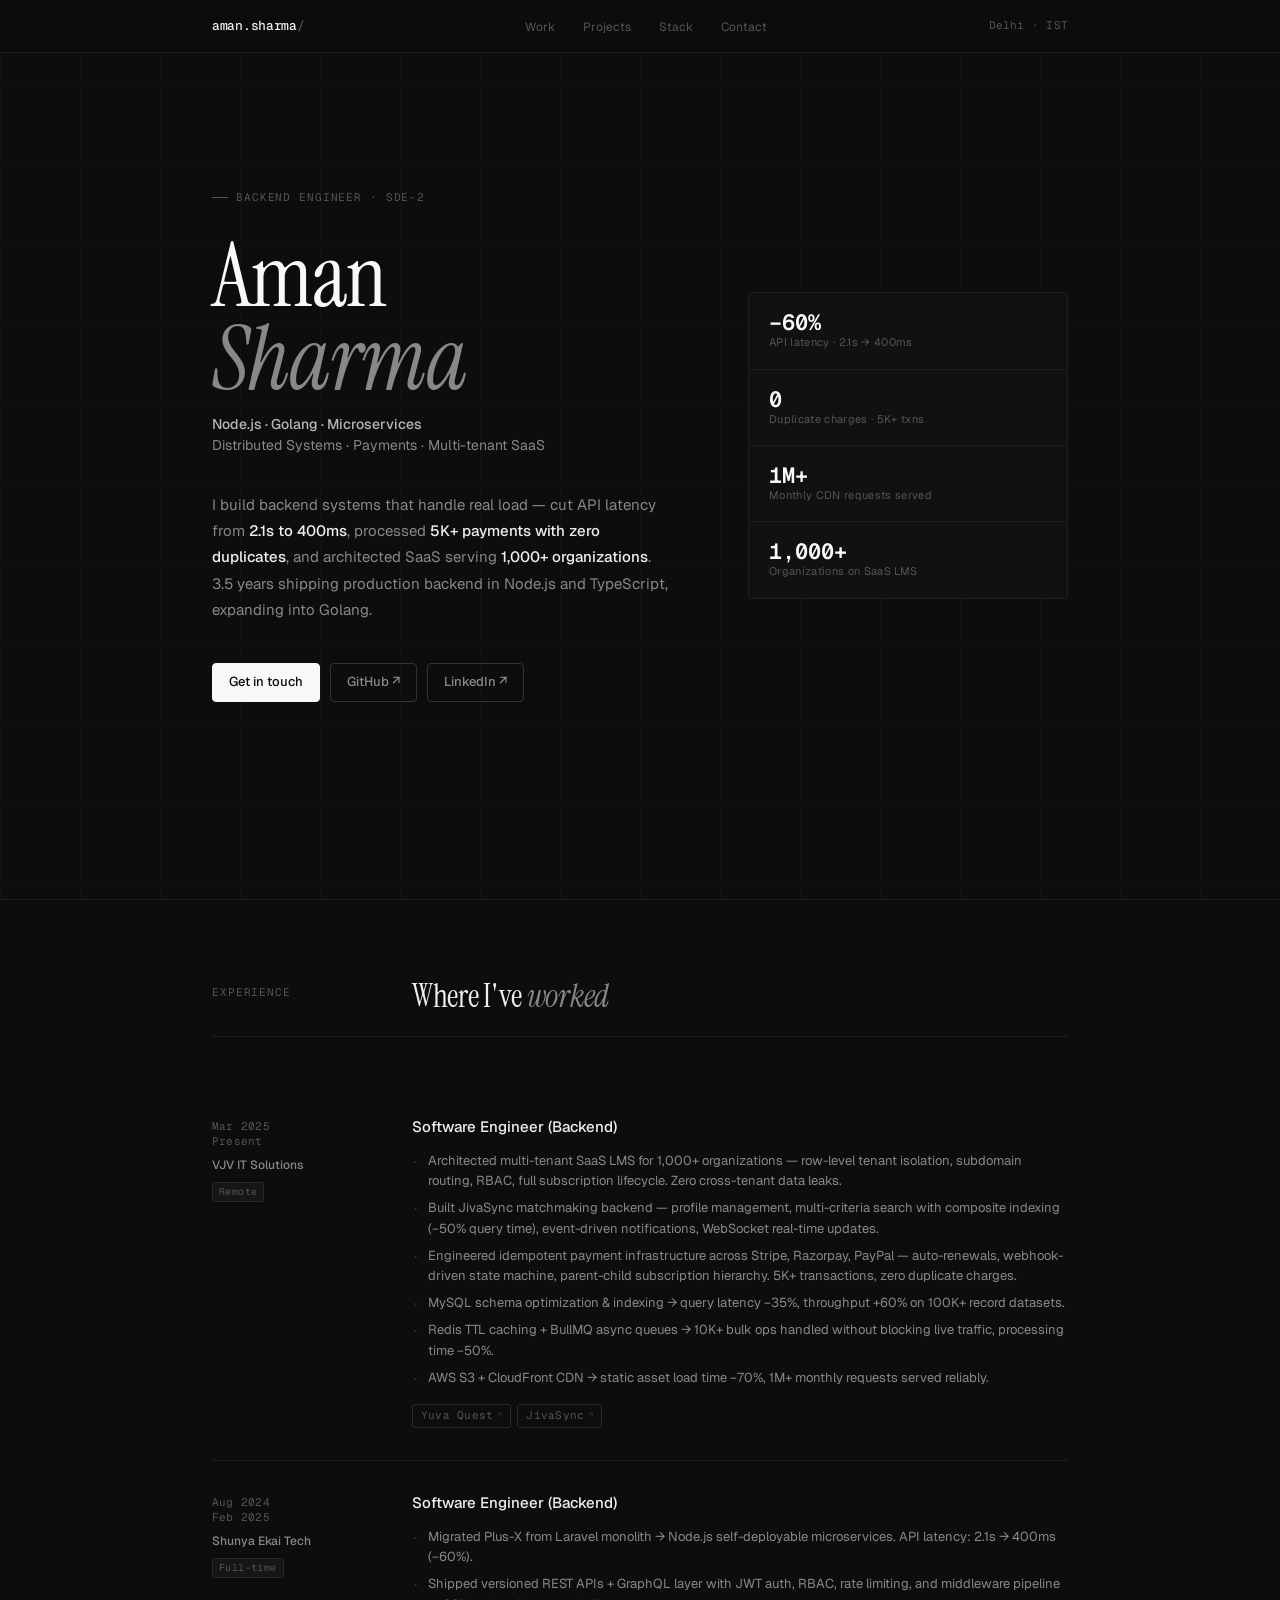
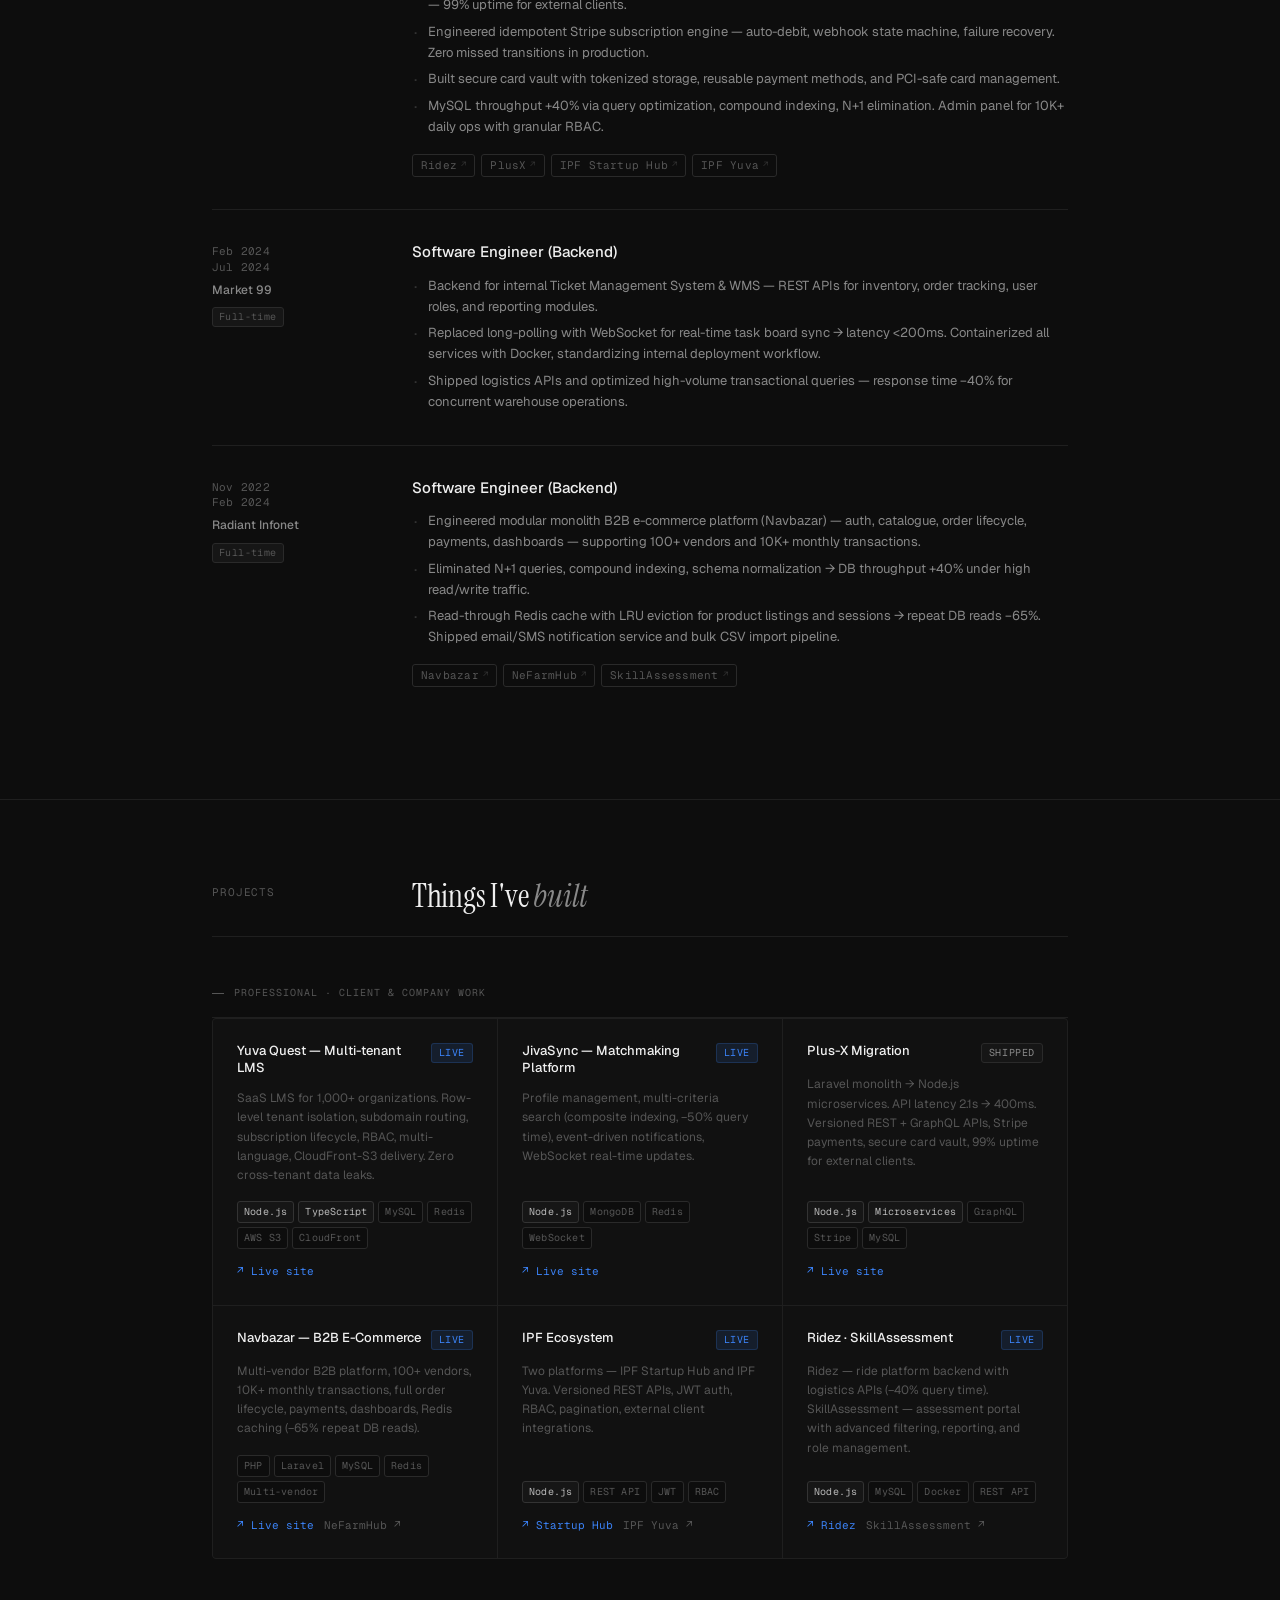
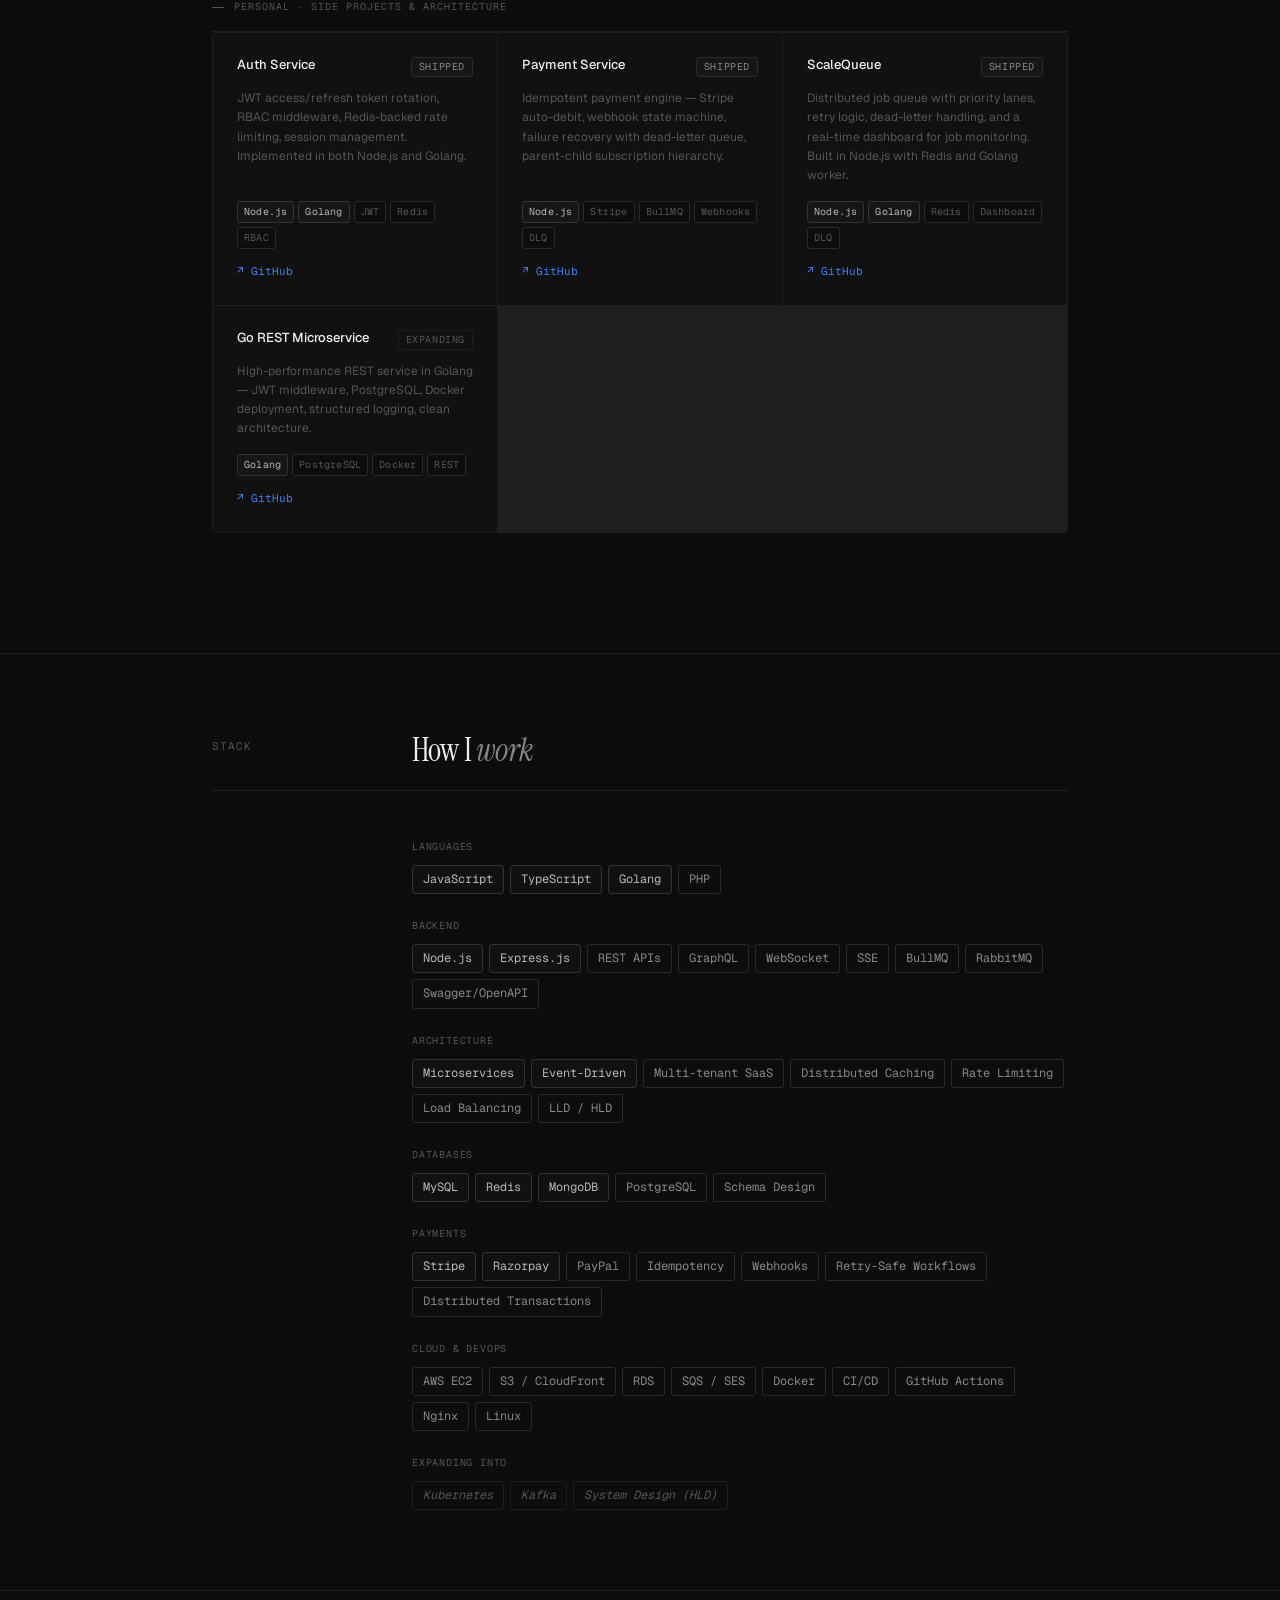
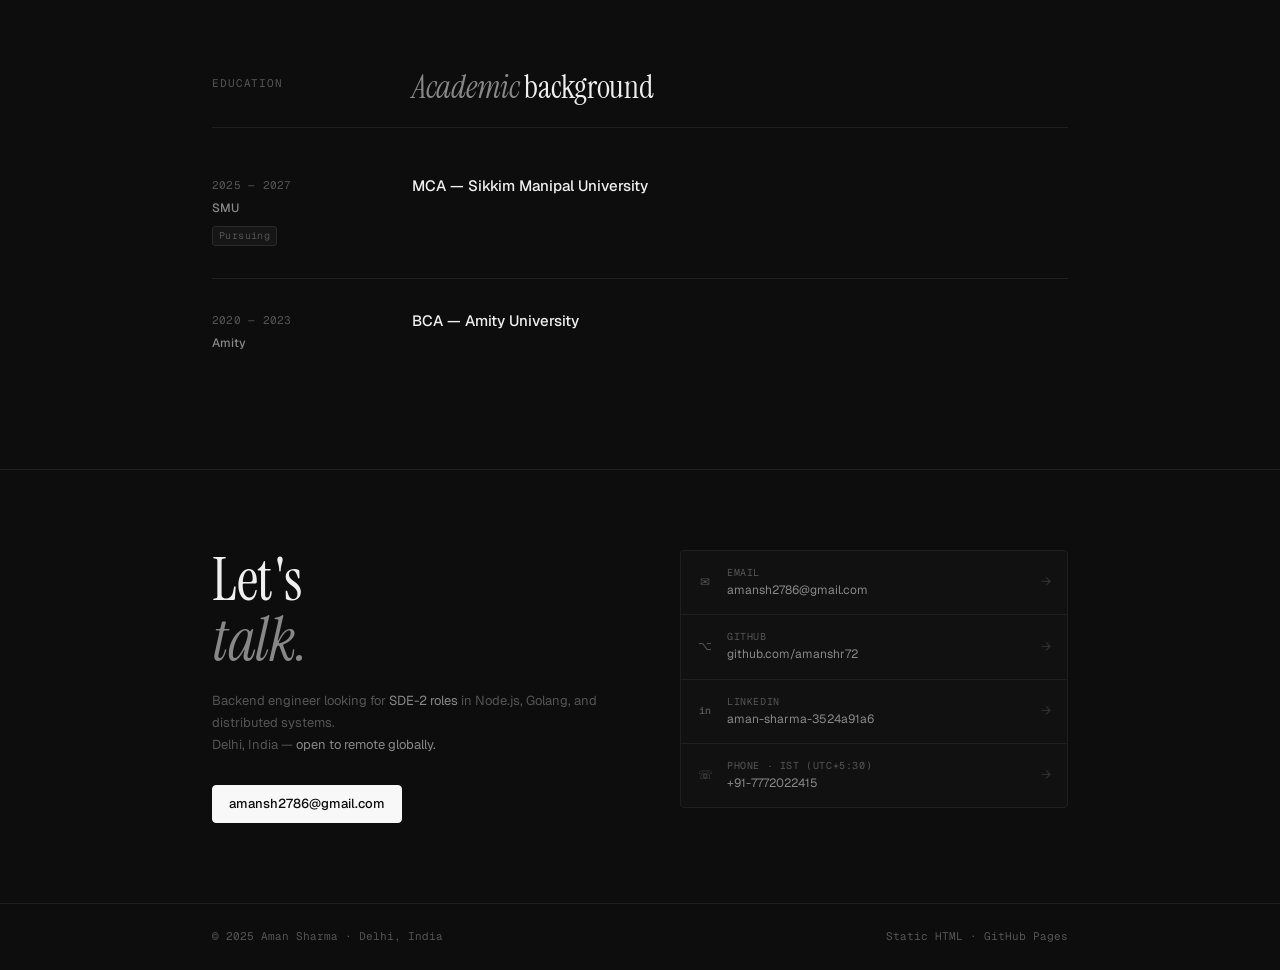
<file: index.html>
<!DOCTYPE html>
<html lang="en">
<head>
<meta charset="UTF-8"/>
<meta name="viewport" content="width=device-width, initial-scale=1.0"/>
<title>Aman Sharma · Backend Engineer</title>
<link rel="preconnect" href="https://fonts.googleapis.com"/>
<link rel="preconnect" href="https://fonts.gstatic.com" crossorigin/>
<link href="https://fonts.googleapis.com/css2?family=Geist+Mono:wght@300;400;500;600&family=Instrument+Serif:ital@0;1&family=Geist:wght@300;400;500;600;700&display=swap" rel="stylesheet"/>
<style>
/* ── Reset & Tokens ─────────────────────────────── */
*,*::before,*::after{box-sizing:border-box;margin:0;padding:0}
html{scroll-behavior:smooth;-webkit-font-smoothing:antialiased}

:root{
  --bg:        #0d0d0d;
  --bg1:       #111111;
  --bg2:       #161616;
  --line:      #1f1f1f;
  --line2:     #2a2a2a;
  --line3:     #333333;
  --muted:     #555555;
  --sub:       #888888;
  --body:      #b8b8b8;
  --head:      #efefef;
  --white:     #f8f8f8;
  --accent:    #e8e8e8;
  --blue:      #3b82f6;
  --blue-dim:  rgba(59,130,246,.12);
  --serif:     'Instrument Serif', Georgia, serif;
  --sans:      'Geist', system-ui, sans-serif;
  --mono:      'Geist Mono', 'Courier New', monospace;
  --r:         4px;
  --max:       920px;
}

body{
  background:var(--bg);
  color:var(--body);
  font-family:var(--sans);
  font-size:14px;
  line-height:1.6;
  overflow-x:hidden;
}

body::before{
  content:'';
  position:fixed;inset:0;
  background-image:
    linear-gradient(var(--line) 1px,transparent 1px),
    linear-gradient(90deg,var(--line) 1px,transparent 1px);
  background-size:80px 80px;
  pointer-events:none;z-index:0;opacity:.3;
}

.wrap{
  max-width:var(--max);
  margin:0 auto;
  padding:0 32px;
  position:relative;z-index:1;
}

/* ── Nav ────────────────────────────────────────── */
nav{
  position:fixed;top:0;left:0;right:0;
  z-index:100;
  background:rgba(13,13,13,.85);
  backdrop-filter:blur(20px) saturate(1.5);
  border-bottom:1px solid var(--line);
}
.nav-inner{
  max-width:var(--max);
  margin:0 auto;padding:0 32px;
  height:52px;
  display:flex;align-items:center;justify-content:space-between;
}
.nav-logo{
  font-family:var(--mono);
  font-size:13px;font-weight:500;
  color:var(--head);text-decoration:none;
  letter-spacing:-.3px;
}
.nav-logo span{color:var(--muted)}
.nav-links{
  display:flex;gap:0;list-style:none;
}
.nav-links a{
  color:var(--muted);text-decoration:none;
  font-size:12px;padding:6px 14px;
  border-radius:var(--r);
  transition:color .15s,background .15s;
}
.nav-links a:hover{color:var(--head);background:var(--bg2)}
.nav-loc{
  font-family:var(--mono);font-size:11px;
  color:var(--muted);letter-spacing:.02em;
}

/* ── Hero ───────────────────────────────────────── */
#hero{
  min-height:100vh;
  display:flex;align-items:center;
  padding-top:52px;
  border-bottom:1px solid var(--line);
}
.hero-inner{
  width:100%;
  padding:100px 0 80px;
  display:grid;
  grid-template-columns:1fr 320px;
  gap:80px;
  align-items:end;
}
.hero-label{
  font-family:var(--mono);
  font-size:11px;color:var(--muted);
  letter-spacing:.08em;text-transform:uppercase;
  margin-bottom:28px;
  display:flex;align-items:center;gap:8px;
}
.hero-label::before{
  content:'';width:16px;height:1px;
  background:var(--muted);
}
.hero-name{
  font-family:var(--serif);
  font-size:clamp(52px,7vw,88px);
  font-weight:400;
  color:var(--white);
  line-height:.95;
  letter-spacing:-1px;
  margin-bottom:12px;
}
.hero-name em{
  font-style:italic;
  color:var(--sub);
}
.hero-role{
  font-family:var(--sans);
  font-size:14px;font-weight:400;
  color:var(--sub);
  margin-bottom:36px;
  line-height:1.5;
}
.hero-role strong{color:var(--body);font-weight:500}

.hero-bio{
  font-size:15px;line-height:1.75;
  color:var(--sub);
  max-width:520px;
  margin-bottom:40px;
}
.hero-bio strong{color:var(--head);font-weight:500}

.hero-actions{display:flex;gap:10px;align-items:center;}
.btn{
  display:inline-flex;align-items:center;gap:6px;
  padding:8px 16px;border-radius:var(--r);
  font-family:var(--sans);font-size:13px;font-weight:500;
  text-decoration:none;transition:all .15s;
  border:1px solid transparent;
}
.btn-primary{
  background:var(--white);color:#0d0d0d;
  border-color:var(--white);
}
.btn-primary:hover{background:#e0e0e0;border-color:#e0e0e0}
.btn-ghost{
  background:transparent;color:var(--sub);
  border-color:var(--line3);
}
.btn-ghost:hover{color:var(--head);border-color:var(--line3);background:var(--bg2)}

.hero-stats{
  display:flex;flex-direction:column;gap:1px;
  background:var(--line);
  border:1px solid var(--line);
  border-radius:var(--r);
  overflow:hidden;
  align-self:center;
}
.hstat{
  background:var(--bg1);
  padding:18px 20px;
  display:flex;flex-direction:column;gap:2px;
  transition:background .15s;
}
.hstat:hover{background:var(--bg2)}
.hstat-num{
  font-family:var(--mono);
  font-size:22px;font-weight:600;
  color:var(--white);line-height:1;
}
.hstat-label{
  font-size:11px;color:var(--muted);
  letter-spacing:.03em;line-height:1.4;
}

/* ── Sections ───────────────────────────────────── */
section{
  padding:80px 0;
  border-bottom:1px solid var(--line);
}

.sec-header{
  display:grid;
  grid-template-columns:160px 1fr;
  gap:40px;
  margin-bottom:48px;
  padding-bottom:24px;
  border-bottom:1px solid var(--line);
}
.sec-label{
  font-family:var(--mono);font-size:11px;
  color:var(--muted);letter-spacing:.08em;
  text-transform:uppercase;
  padding-top:4px;
}
.sec-title{
  font-family:var(--serif);
  font-size:32px;font-weight:400;
  color:var(--head);line-height:1;
  letter-spacing:-.3px;
}
.sec-title em{font-style:italic;color:var(--sub)}

/* ── Experience ─────────────────────────────────── */
.exp-item{
  display:grid;
  grid-template-columns:160px 1fr;
  gap:40px;
  padding:32px 0;
  border-bottom:1px solid var(--line);
  position:relative;
}
.exp-item:last-child{border-bottom:none}

.exp-meta{padding-top:2px}
.exp-dates{
  font-family:var(--mono);font-size:11px;
  color:var(--muted);letter-spacing:.02em;
  margin-bottom:6px;line-height:1.4;
}
.exp-co{
  font-size:12px;font-weight:500;
  color:var(--sub);margin-bottom:4px;
}
.exp-badge{
  display:inline-block;font-family:var(--mono);
  font-size:10px;color:var(--muted);
  background:var(--bg2);border:1px solid var(--line2);
  border-radius:3px;padding:1px 6px;
  letter-spacing:.04em;
}

.exp-body{}
.exp-role{
  font-size:15px;font-weight:500;
  color:var(--head);margin-bottom:14px;
  line-height:1.3;
}
.exp-points{
  list-style:none;display:flex;flex-direction:column;gap:6px;
}
.exp-points li{
  font-size:13px;color:var(--sub);
  padding-left:16px;position:relative;
  line-height:1.6;
}
.exp-points li::before{
  content:'·';position:absolute;left:2px;
  color:var(--line3);font-size:16px;line-height:1.4;
}
.exp-links{
  display:flex;gap:6px;flex-wrap:wrap;margin-top:16px;
}
.elink{
  font-family:var(--mono);font-size:11px;
  color:var(--muted);text-decoration:none;
  border:1px solid var(--line2);border-radius:3px;
  padding:2px 8px;letter-spacing:.02em;
  transition:all .15s;
  display:inline-flex;align-items:center;gap:4px;
}
.elink::after{content:'↗';font-size:9px;opacity:.5}
.elink:hover{color:var(--head);border-color:var(--line3);background:var(--bg2)}

/* ── Projects ───────────────────────────────────── */
.proj-subsection{margin-bottom:40px}
.proj-sublabel{
  font-family:var(--mono);font-size:10px;
  color:var(--muted);letter-spacing:.1em;text-transform:uppercase;
  padding-bottom:16px;margin-bottom:0;
  border-bottom:1px solid var(--line);
  display:flex;align-items:center;gap:10px;
}
.proj-sublabel::before{
  content:'';width:12px;height:1px;background:var(--muted);
}

.proj-grid{
  display:grid;
  grid-template-columns:repeat(auto-fill,minmax(280px,1fr));
  gap:1px;
  background:var(--line);
  border:1px solid var(--line);
  border-radius:var(--r);
  overflow:hidden;
  margin-top:0;
}
.proj-card{
  background:var(--bg1);
  padding:24px;
  display:flex;flex-direction:column;
  transition:background .15s;
  position:relative;
}
.proj-card:hover{background:var(--bg2)}
.proj-card-top{
  display:flex;justify-content:space-between;
  align-items:flex-start;margin-bottom:12px;
}
.proj-name{
  font-size:13px;font-weight:500;
  color:var(--head);line-height:1.3;
}
.proj-status{
  font-family:var(--mono);font-size:10px;
  letter-spacing:.06em;text-transform:uppercase;
  padding:1px 7px;border-radius:3px;
  flex-shrink:0;
}
.ps-live{color:var(--blue);background:var(--blue-dim);border:1px solid rgba(59,130,246,.2)}
.ps-ship{color:var(--sub);background:var(--bg2);border:1px solid var(--line2)}
.ps-wip {color:var(--muted);background:transparent;border:1px solid var(--line)}

.proj-desc{
  font-size:12px;color:var(--muted);
  line-height:1.6;flex:1;margin-bottom:16px;
}
.proj-stack{
  display:flex;flex-wrap:wrap;gap:4px;margin-bottom:14px;
}
.ptag{
  font-family:var(--mono);font-size:10px;
  color:var(--muted);background:var(--bg);
  border:1px solid var(--line2);border-radius:3px;
  padding:2px 6px;letter-spacing:.02em;
}
.ptag.hi{
  color:var(--body);border-color:var(--line3);
  background:var(--bg2);
}
.proj-links{display:flex;gap:10px}
.plink{
  font-family:var(--mono);font-size:11px;
  color:var(--muted);text-decoration:none;
  display:inline-flex;align-items:center;gap:3px;
  transition:color .15s;
}
.plink:hover{color:var(--head)}
.plink.p{color:var(--blue)}
.plink.p:hover{color:#60a5fa}

/* ── Skills ─────────────────────────────────────── */
.skills-layout{
  display:grid;
  grid-template-columns:160px 1fr;
  gap:40px;
}
.skill-groups{
  display:flex;flex-direction:column;gap:24px;
}
.skill-group{}
.sg-label{
  font-family:var(--mono);font-size:10px;
  color:var(--muted);letter-spacing:.08em;text-transform:uppercase;
  margin-bottom:10px;
}
.sg-tags{display:flex;flex-wrap:wrap;gap:6px}
.stag{
  font-family:var(--mono);font-size:12px;
  color:var(--sub);
  border:1px solid var(--line2);border-radius:3px;
  padding:4px 10px;
  transition:all .15s;cursor:default;
}
.stag:hover{color:var(--head);border-color:var(--line3);background:var(--bg2)}
.stag.p{color:var(--body);border-color:var(--line3);background:var(--bg1)}
.stag.x{color:var(--muted);border-color:var(--line);font-style:italic}

/* ── Contact ────────────────────────────────────── */
#contact{border-bottom:none}
.contact-inner{
  display:grid;
  grid-template-columns:1fr 1fr;
  gap:80px;align-items:start;
}
.contact-headline{
  font-family:var(--serif);
  font-size:clamp(36px,5vw,60px);
  font-weight:400;color:var(--head);
  line-height:1;letter-spacing:-.5px;
  margin-bottom:20px;
}
.contact-headline em{font-style:italic;color:var(--sub)}
.contact-sub{
  font-size:13px;color:var(--muted);
  line-height:1.7;margin-bottom:28px;
}
.contact-sub strong{color:var(--sub);font-weight:400}
.contact-list{display:flex;flex-direction:column;gap:1px;background:var(--line);border:1px solid var(--line);border-radius:var(--r);overflow:hidden}
.citem{
  display:flex;align-items:center;gap:14px;
  padding:14px 16px;background:var(--bg1);
  text-decoration:none;color:inherit;
  transition:background .15s;
}
.citem:hover{background:var(--bg2)}
.citem-icon{
  font-family:var(--mono);font-size:12px;
  color:var(--muted);width:16px;text-align:center;flex-shrink:0;
}
.citem-text{}
.citem-label{font-family:var(--mono);font-size:10px;color:var(--muted);letter-spacing:.06em;text-transform:uppercase}
.citem-val{font-size:12px;color:var(--sub)}
.citem-arr{margin-left:auto;color:var(--line3);font-size:13px;transition:all .15s}
.citem:hover .citem-arr{color:var(--sub);transform:translateX(2px)}

/* ── Footer ─────────────────────────────────────── */
footer{
  padding:24px 0;
  border-top:1px solid var(--line);
}
footer .wrap{
  display:flex;justify-content:space-between;
  align-items:center;flex-wrap:wrap;gap:8px;
}
.foot-l{font-family:var(--mono);font-size:11px;color:var(--muted)}
.foot-r{font-family:var(--mono);font-size:11px;color:var(--muted)}

/* ── Reveal animations ──────────────────────────── */
.r{
  opacity:0;transform:translateY(16px);
  transition:opacity .5s ease,transform .5s ease;
}
.r.v{opacity:1;transform:translateY(0)}

/* ── Responsive ─────────────────────────────────── */
@media(max-width:720px){
  .hero-inner{grid-template-columns:1fr;gap:40px}
  .hero-stats{flex-direction:row;flex-wrap:wrap}
  .sec-header,.exp-item,.skills-layout{grid-template-columns:1fr;gap:12px}
  .contact-inner{grid-template-columns:1fr;gap:40px}
  .nav-links,.nav-loc{display:none}
  .sec-header{display:block}
  .sec-label{margin-bottom:8px}
}

::selection{background:rgba(248,248,248,.12);color:var(--white)}
::-webkit-scrollbar{width:4px}
::-webkit-scrollbar-track{background:var(--bg)}
::-webkit-scrollbar-thumb{background:var(--line3);border-radius:2px}
</style>
</head>
<body>

<!-- ── Nav ───────────────────────────────────────── -->
<nav>
  <div class="nav-inner">
    <a class="nav-logo" href="#hero">aman.sharma<span>/</span></a>
    <ul class="nav-links">
      <li><a href="#experience">Work</a></li>
      <li><a href="#projects">Projects</a></li>
      <li><a href="#skills">Stack</a></li>
      <li><a href="#contact">Contact</a></li>
    </ul>
    <span class="nav-loc">Delhi · IST</span>
  </div>
</nav>

<!-- ── Hero ──────────────────────────────────────── -->
<section id="hero">
  <div class="wrap">
    <div class="hero-inner">

      <div>
        <div class="hero-label">Backend Engineer · SDE-2</div>
        <h1 class="hero-name">Aman<br/><em>Sharma</em></h1>
        <p class="hero-role">
          <strong>Node.js · Golang · Microservices</strong><br/>
          Distributed Systems · Payments · Multi-tenant SaaS
        </p>
        <p class="hero-bio">
          I build backend systems that handle real load — cut API latency
          from <strong>2.1s to 400ms</strong>, processed <strong>5K+ payments with
          zero duplicates</strong>, and architected SaaS serving
          <strong>1,000+ organizations</strong>. 3.5 years shipping production backend
          in Node.js and TypeScript, expanding into Golang.
        </p>
        <div class="hero-actions">
          <a href="mailto:amansh2786@gmail.com" class="btn btn-primary">Get in touch</a>
          <a href="https://github.com/amanshr72" target="_blank" rel="noopener" class="btn btn-ghost">GitHub ↗</a>
          <a href="https://linkedin.com/in/aman-sharma-3524a91a6" target="_blank" rel="noopener" class="btn btn-ghost">LinkedIn ↗</a>
        </div>
      </div>

      <div class="hero-stats">
        <div class="hstat">
          <div class="hstat-num">−60%</div>
          <div class="hstat-label">API latency · 2.1s → 400ms</div>
        </div>
        <div class="hstat">
          <div class="hstat-num">0</div>
          <div class="hstat-label">Duplicate charges · 5K+ txns</div>
        </div>
        <div class="hstat">
          <div class="hstat-num">1M+</div>
          <div class="hstat-label">Monthly CDN requests served</div>
        </div>
        <div class="hstat">
          <div class="hstat-num">1,000+</div>
          <div class="hstat-label">Organizations on SaaS LMS</div>
        </div>
      </div>

    </div>
  </div>
</section>

<!-- ── Experience ─────────────────────────────────── -->
<section id="experience">
  <div class="wrap">
    <div class="sec-header r">
      <span class="sec-label">Experience</span>
      <h2 class="sec-title">Where I've <em>worked</em></h2>
    </div>

    <!-- VJV -->
    <div class="exp-item r">
      <div class="exp-meta">
        <div class="exp-dates">Mar 2025<br/>Present</div>
        <div class="exp-co">VJV IT Solutions</div>
        <span class="exp-badge">Remote</span>
      </div>
      <div class="exp-body">
        <div class="exp-role">Software Engineer (Backend)</div>
        <ul class="exp-points">
          <li>Architected multi-tenant SaaS LMS for 1,000+ organizations — row-level tenant isolation, subdomain routing, RBAC, full subscription lifecycle. Zero cross-tenant data leaks.</li>
          <li>Built JivaSync matchmaking backend — profile management, multi-criteria search with composite indexing (−50% query time), event-driven notifications, WebSocket real-time updates.</li>
          <li>Engineered idempotent payment infrastructure across Stripe, Razorpay, PayPal — auto-renewals, webhook-driven state machine, parent-child subscription hierarchy. 5K+ transactions, zero duplicate charges.</li>
          <li>MySQL schema optimization & indexing → query latency −35%, throughput +60% on 100K+ record datasets.</li>
          <li>Redis TTL caching + BullMQ async queues → 10K+ bulk ops handled without blocking live traffic, processing time −50%.</li>
          <li>AWS S3 + CloudFront CDN → static asset load time −70%, 1M+ monthly requests served reliably.</li>
        </ul>
        <div class="exp-links">
          <a href="https://yuvaquest.com" target="_blank" rel="noopener" class="elink">Yuva Quest</a>
          <a href="https://jivasync.com" target="_blank" rel="noopener" class="elink">JivaSync</a>
        </div>
      </div>
    </div>

    <!-- SET -->
    <div class="exp-item r">
      <div class="exp-meta">
        <div class="exp-dates">Aug 2024<br/>Feb 2025</div>
        <div class="exp-co">Shunya Ekai Tech</div>
        <span class="exp-badge">Full-time</span>
      </div>
      <div class="exp-body">
        <div class="exp-role">Software Engineer (Backend)</div>
        <ul class="exp-points">
          <li>Migrated Plus-X from Laravel monolith → Node.js self-deployable microservices. API latency: 2.1s → 400ms (−60%).</li>
          <li>Shipped versioned REST APIs + GraphQL layer with JWT auth, RBAC, rate limiting, and middleware pipeline — 99% uptime for external clients.</li>
          <li>Engineered idempotent Stripe subscription engine — auto-debit, webhook state machine, failure recovery. Zero missed transitions in production.</li>
          <li>Built secure card vault with tokenized storage, reusable payment methods, and PCI-safe card management.</li>
          <li>MySQL throughput +40% via query optimization, compound indexing, N+1 elimination. Admin panel for 10K+ daily ops with granular RBAC.</li>
        </ul>
        <div class="exp-links">
          <a href="https://ridezapp.in" target="_blank" rel="noopener" class="elink">Ridez</a>
          <a href="https://plusx.in" target="_blank" rel="noopener" class="elink">PlusX</a>
          <a href="https://ipfstartuphub.com" target="_blank" rel="noopener" class="elink">IPF Startup Hub</a>
          <a href="https://ipfyuva.in" target="_blank" rel="noopener" class="elink">IPF Yuva</a>
        </div>
      </div>
    </div>

    <!-- Market 99 -->
    <div class="exp-item r">
      <div class="exp-meta">
        <div class="exp-dates">Feb 2024<br/>Jul 2024</div>
        <div class="exp-co">Market 99</div>
        <span class="exp-badge">Full-time</span>
      </div>
      <div class="exp-body">
        <div class="exp-role">Software Engineer (Backend)</div>
        <ul class="exp-points">
          <li>Backend for internal Ticket Management System &amp; WMS — REST APIs for inventory, order tracking, user roles, and reporting modules.</li>
          <li>Replaced long-polling with WebSocket for real-time task board sync → latency &lt;200ms. Containerized all services with Docker, standardizing internal deployment workflow.</li>
          <li>Shipped logistics APIs and optimized high-volume transactional queries — response time −40% for concurrent warehouse operations.</li>
        </ul>
      </div>
    </div>

    <!-- Radiant -->
    <div class="exp-item r">
      <div class="exp-meta">
        <div class="exp-dates">Nov 2022<br/>Feb 2024</div>
        <div class="exp-co">Radiant Infonet</div>
        <span class="exp-badge">Full-time</span>
      </div>
      <div class="exp-body">
        <div class="exp-role">Software Engineer (Backend)</div>
        <ul class="exp-points">
          <li>Engineered modular monolith B2B e-commerce platform (Navbazar) — auth, catalogue, order lifecycle, payments, dashboards — supporting 100+ vendors and 10K+ monthly transactions.</li>
          <li>Eliminated N+1 queries, compound indexing, schema normalization → DB throughput +40% under high read/write traffic.</li>
          <li>Read-through Redis cache with LRU eviction for product listings and sessions → repeat DB reads −65%. Shipped email/SMS notification service and bulk CSV import pipeline.</li>
        </ul>
        <div class="exp-links">
          <a href="https://navbazar.in" target="_blank" rel="noopener" class="elink">Navbazar</a>
          <a href="https://nefarmhub.com" target="_blank" rel="noopener" class="elink">NeFarmHub</a>
          <a href="https://skillassessment.in" target="_blank" rel="noopener" class="elink">SkillAssessment</a>
        </div>
      </div>
    </div>

  </div>
</section>

<!-- ── Projects ───────────────────────────────────── -->
<section id="projects">
  <div class="wrap">
    <div class="sec-header r">
      <span class="sec-label">Projects</span>
      <h2 class="sec-title">Things I've <em>built</em></h2>
    </div>

    <!-- Professional -->
    <div class="proj-subsection r">
      <div class="proj-sublabel">Professional · Client &amp; Company Work</div>
      <div class="proj-grid">

        <div class="proj-card">
          <div class="proj-card-top">
            <div class="proj-name">Yuva Quest — Multi-tenant LMS</div>
            <span class="proj-status ps-live">Live</span>
          </div>
          <div class="proj-desc">SaaS LMS for 1,000+ organizations. Row-level tenant isolation, subdomain routing, subscription lifecycle, RBAC, multi-language, CloudFront-S3 delivery. Zero cross-tenant data leaks.</div>
          <div class="proj-stack">
            <span class="ptag hi">Node.js</span><span class="ptag hi">TypeScript</span>
            <span class="ptag">MySQL</span><span class="ptag">Redis</span><span class="ptag">AWS S3</span><span class="ptag">CloudFront</span>
          </div>
          <div class="proj-links">
            <a href="https://yuvaquest.com" target="_blank" class="plink p">↗ Live site</a>
          </div>
        </div>

        <div class="proj-card">
          <div class="proj-card-top">
            <div class="proj-name">JivaSync — Matchmaking Platform</div>
            <span class="proj-status ps-live">Live</span>
          </div>
          <div class="proj-desc">Profile management, multi-criteria search (composite indexing, −50% query time), event-driven notifications, WebSocket real-time updates.</div>
          <div class="proj-stack">
            <span class="ptag hi">Node.js</span>
            <span class="ptag">MongoDB</span><span class="ptag">Redis</span><span class="ptag">WebSocket</span>
          </div>
          <div class="proj-links">
            <a href="https://jivasync.com" target="_blank" class="plink p">↗ Live site</a>
          </div>
        </div>

        <div class="proj-card">
          <div class="proj-card-top">
            <div class="proj-name">Plus-X Migration</div>
            <span class="proj-status ps-ship">Shipped</span>
          </div>
          <div class="proj-desc">Laravel monolith → Node.js microservices. API latency 2.1s → 400ms. Versioned REST + GraphQL APIs, Stripe payments, secure card vault, 99% uptime for external clients.</div>
          <div class="proj-stack">
            <span class="ptag hi">Node.js</span><span class="ptag hi">Microservices</span>
            <span class="ptag">GraphQL</span><span class="ptag">Stripe</span><span class="ptag">MySQL</span>
          </div>
          <div class="proj-links">
            <a href="https://plusx.in" target="_blank" class="plink p">↗ Live site</a>
          </div>
        </div>

        <div class="proj-card">
          <div class="proj-card-top">
            <div class="proj-name">Navbazar — B2B E-Commerce</div>
            <span class="proj-status ps-live">Live</span>
          </div>
          <div class="proj-desc">Multi-vendor B2B platform, 100+ vendors, 10K+ monthly transactions, full order lifecycle, payments, dashboards, Redis caching (−65% repeat DB reads).</div>
          <div class="proj-stack">
            <span class="ptag">PHP</span><span class="ptag">Laravel</span>
            <span class="ptag">MySQL</span><span class="ptag">Redis</span><span class="ptag">Multi-vendor</span>
          </div>
          <div class="proj-links">
            <a href="https://navbazar.in" target="_blank" class="plink p">↗ Live site</a>
            <a href="https://nefarmhub.com" target="_blank" class="plink">NeFarmHub ↗</a>
          </div>
        </div>

        <div class="proj-card">
          <div class="proj-card-top">
            <div class="proj-name">IPF Ecosystem</div>
            <span class="proj-status ps-live">Live</span>
          </div>
          <div class="proj-desc">Two platforms — IPF Startup Hub and IPF Yuva. Versioned REST APIs, JWT auth, RBAC, pagination, external client integrations.</div>
          <div class="proj-stack">
            <span class="ptag hi">Node.js</span><span class="ptag">REST API</span><span class="ptag">JWT</span><span class="ptag">RBAC</span>
          </div>
          <div class="proj-links">
            <a href="https://ipfstartuphub.com" target="_blank" class="plink p">↗ Startup Hub</a>
            <a href="https://ipfyuva.in" target="_blank" class="plink">IPF Yuva ↗</a>
          </div>
        </div>

        <div class="proj-card">
          <div class="proj-card-top">
            <div class="proj-name">Ridez · SkillAssessment</div>
            <span class="proj-status ps-live">Live</span>
          </div>
          <div class="proj-desc">Ridez — ride platform backend with logistics APIs (−40% query time). SkillAssessment — assessment portal with advanced filtering, reporting, and role management.</div>
          <div class="proj-stack">
            <span class="ptag hi">Node.js</span><span class="ptag">MySQL</span><span class="ptag">Docker</span><span class="ptag">REST API</span>
          </div>
          <div class="proj-links">
            <a href="https://ridezapp.in" target="_blank" class="plink p">↗ Ridez</a>
            <a href="https://skillassessment.in" target="_blank" class="plink">SkillAssessment ↗</a>
          </div>
        </div>

      </div>
    </div>

    <!-- Personal / Side -->
    <div class="proj-subsection r" style="margin-top:32px">
      <div class="proj-sublabel">Personal · Side Projects &amp; Architecture</div>
      <div class="proj-grid">

        <div class="proj-card">
          <div class="proj-card-top">
            <div class="proj-name">Auth Service</div>
            <span class="proj-status ps-ship">Shipped</span>
          </div>
          <div class="proj-desc">JWT access/refresh token rotation, RBAC middleware, Redis-backed rate limiting, session management. Implemented in both Node.js and Golang.</div>
          <div class="proj-stack">
            <span class="ptag hi">Node.js</span><span class="ptag hi">Golang</span>
            <span class="ptag">JWT</span><span class="ptag">Redis</span><span class="ptag">RBAC</span>
          </div>
          <div class="proj-links">
            <a href="https://github.com/amanshr72" target="_blank" class="plink p">↗ GitHub</a>
          </div>
        </div>

        <div class="proj-card">
          <div class="proj-card-top">
            <div class="proj-name">Payment Service</div>
            <span class="proj-status ps-ship">Shipped</span>
          </div>
          <div class="proj-desc">Idempotent payment engine — Stripe auto-debit, webhook state machine, failure recovery with dead-letter queue, parent-child subscription hierarchy.</div>
          <div class="proj-stack">
            <span class="ptag hi">Node.js</span>
            <span class="ptag">Stripe</span><span class="ptag">BullMQ</span><span class="ptag">Webhooks</span><span class="ptag">DLQ</span>
          </div>
          <div class="proj-links">
            <a href="https://github.com/amanshr72" target="_blank" class="plink p">↗ GitHub</a>
          </div>
        </div>

        <div class="proj-card">
          <div class="proj-card-top">
            <div class="proj-name">ScaleQueue</div>
            <span class="proj-status ps-ship">Shipped</span>
          </div>
          <div class="proj-desc">Distributed job queue with priority lanes, retry logic, dead-letter handling, and a real-time dashboard for job monitoring. Built in Node.js with Redis and Golang worker.</div>
          <div class="proj-stack">
            <span class="ptag hi">Node.js</span><span class="ptag hi">Golang</span>
            <span class="ptag">Redis</span><span class="ptag">Dashboard</span><span class="ptag">DLQ</span>
          </div>
          <div class="proj-links">
            <a href="https://github.com/amanshr72" target="_blank" class="plink p">↗ GitHub</a>
          </div>
        </div>

        <div class="proj-card">
          <div class="proj-card-top">
            <div class="proj-name">Go REST Microservice</div>
            <span class="proj-status ps-wip">Expanding</span>
          </div>
          <div class="proj-desc">High-performance REST service in Golang — JWT middleware, PostgreSQL, Docker deployment, structured logging, clean architecture.</div>
          <div class="proj-stack">
            <span class="ptag hi">Golang</span>
            <span class="ptag">PostgreSQL</span><span class="ptag">Docker</span><span class="ptag">REST</span>
          </div>
          <div class="proj-links">
            <a href="https://github.com/amanshr72" target="_blank" class="plink p">↗ GitHub</a>
          </div>
        </div>

      </div>
    </div>

  </div>
</section>

<!-- ── Skills ────────────────────────────────────── -->
<section id="skills">
  <div class="wrap">
    <div class="sec-header r">
      <span class="sec-label">Stack</span>
      <h2 class="sec-title">How I <em>work</em></h2>
    </div>
    <div class="skills-layout r">
      <div></div>
      <div class="skill-groups">

        <div class="skill-group">
          <div class="sg-label">Languages</div>
          <div class="sg-tags">
            <span class="stag p">JavaScript</span>
            <span class="stag p">TypeScript</span>
            <span class="stag p">Golang</span>
            <span class="stag">PHP</span>
          </div>
        </div>

        <div class="skill-group">
          <div class="sg-label">Backend</div>
          <div class="sg-tags">
            <span class="stag p">Node.js</span>
            <span class="stag p">Express.js</span>
            <span class="stag">REST APIs</span>
            <span class="stag">GraphQL</span>
            <span class="stag">WebSocket</span>
            <span class="stag">SSE</span>
            <span class="stag">BullMQ</span>
            <span class="stag">RabbitMQ</span>
            <span class="stag">Swagger/OpenAPI</span>
          </div>
        </div>

        <div class="skill-group">
          <div class="sg-label">Architecture</div>
          <div class="sg-tags">
            <span class="stag p">Microservices</span>
            <span class="stag p">Event-Driven</span>
            <span class="stag">Multi-tenant SaaS</span>
            <span class="stag">Distributed Caching</span>
            <span class="stag">Rate Limiting</span>
            <span class="stag">Load Balancing</span>
            <span class="stag">LLD / HLD</span>
          </div>
        </div>

        <div class="skill-group">
          <div class="sg-label">Databases</div>
          <div class="sg-tags">
            <span class="stag p">MySQL</span>
            <span class="stag p">Redis</span>
            <span class="stag p">MongoDB</span>
            <span class="stag">PostgreSQL</span>
            <span class="stag">Schema Design</span>
          </div>
        </div>

        <div class="skill-group">
          <div class="sg-label">Payments</div>
          <div class="sg-tags">
            <span class="stag p">Stripe</span>
            <span class="stag p">Razorpay</span>
            <span class="stag">PayPal</span>
            <span class="stag">Idempotency</span>
            <span class="stag">Webhooks</span>
            <span class="stag">Retry-Safe Workflows</span>
            <span class="stag">Distributed Transactions</span>
          </div>
        </div>

        <div class="skill-group">
          <div class="sg-label">Cloud &amp; DevOps</div>
          <div class="sg-tags">
            <span class="stag">AWS EC2</span>
            <span class="stag">S3 / CloudFront</span>
            <span class="stag">RDS</span>
            <span class="stag">SQS / SES</span>
            <span class="stag">Docker</span>
            <span class="stag">CI/CD</span>
            <span class="stag">GitHub Actions</span>
            <span class="stag">Nginx</span>
            <span class="stag">Linux</span>
          </div>
        </div>

        <div class="skill-group">
          <div class="sg-label">Expanding into</div>
          <div class="sg-tags">
            <span class="stag x">Kubernetes</span>
            <span class="stag x">Kafka</span>
            <span class="stag x">System Design (HLD)</span>
          </div>
        </div>

      </div>
    </div>
  </div>
</section>

<!-- ── Education ──────────────────────────────────── -->
<section id="education">
  <div class="wrap">
    <div class="sec-header r">
      <span class="sec-label">Education</span>
      <h2 class="sec-title"><em>Academic</em> background</h2>
    </div>
    <div class="r">
      <div class="exp-item" style="padding-top:0;border-top:none">
        <div class="exp-meta">
          <div class="exp-dates">2025 — 2027</div>
          <div class="exp-co">SMU</div>
          <span class="exp-badge">Pursuing</span>
        </div>
        <div class="exp-body">
          <div class="exp-role">MCA — Sikkim Manipal University</div>
        </div>
      </div>
      <div class="exp-item">
        <div class="exp-meta">
          <div class="exp-dates">2020 — 2023</div>
          <div class="exp-co">Amity</div>
        </div>
        <div class="exp-body">
          <div class="exp-role">BCA — Amity University</div>
        </div>
      </div>
    </div>
  </div>
</section>

<!-- ── Contact ───────────────────────────────────── -->
<section id="contact">
  <div class="wrap">
    <div class="contact-inner">
      <div class="r">
        <h2 class="contact-headline">Let's<br/><em>talk.</em></h2>
        <p class="contact-sub">
          Backend engineer looking for <strong>SDE-2 roles</strong> in Node.js, Golang,
          and distributed systems.<br/>
          Delhi, India — <strong>open to remote globally.</strong>
        </p>
        <a href="mailto:amansh2786@gmail.com" class="btn btn-primary">amansh2786@gmail.com</a>
      </div>
      <div class="contact-list r">
        <a href="mailto:amansh2786@gmail.com" class="citem">
          <span class="citem-icon">✉</span>
          <div class="citem-text">
            <div class="citem-label">Email</div>
            <div class="citem-val">amansh2786@gmail.com</div>
          </div>
          <span class="citem-arr">→</span>
        </a>
        <a href="https://github.com/amanshr72" target="_blank" rel="noopener" class="citem">
          <span class="citem-icon">⌥</span>
          <div class="citem-text">
            <div class="citem-label">GitHub</div>
            <div class="citem-val">github.com/amanshr72</div>
          </div>
          <span class="citem-arr">→</span>
        </a>
        <a href="https://linkedin.com/in/aman-sharma-3524a91a6" target="_blank" rel="noopener" class="citem">
          <span class="citem-icon" style="font-size:10px;font-weight:600">in</span>
          <div class="citem-text">
            <div class="citem-label">LinkedIn</div>
            <div class="citem-val">aman-sharma-3524a91a6</div>
          </div>
          <span class="citem-arr">→</span>
        </a>
        <a href="tel:+917772022415" class="citem">
          <span class="citem-icon">☏</span>
          <div class="citem-text">
            <div class="citem-label">Phone · IST (UTC+5:30)</div>
            <div class="citem-val">+91-7772022415</div>
          </div>
          <span class="citem-arr">→</span>
        </a>
      </div>
    </div>
  </div>
</section>

<!-- ── Footer ────────────────────────────────────── -->
<footer>
  <div class="wrap">
    <span class="foot-l">© 2025 Aman Sharma · Delhi, India</span>
    <span class="foot-r">Static HTML · GitHub Pages</span>
  </div>
</footer>

<script>
  const io = new IntersectionObserver((entries) => {
    entries.forEach(e => {
      if (!e.isIntersecting) return;
      const siblings = [...(e.target.parentElement?.querySelectorAll('.r') || [])];
      const i = siblings.indexOf(e.target);
      setTimeout(() => e.target.classList.add('v'), i * 60);
      io.unobserve(e.target);
    });
  }, { threshold: 0.06, rootMargin: '0px 0px -20px 0px' });
  document.querySelectorAll('.r').forEach(el => io.observe(el));

  const secs = document.querySelectorAll('section[id]');
  const navAs = document.querySelectorAll('.nav-links a');
  const onScroll = () => {
    let cur = '';
    secs.forEach(s => { if (scrollY >= s.offsetTop - 80) cur = s.id; });
    navAs.forEach(a => {
      a.style.color = a.getAttribute('href') === `#${cur}` ? 'var(--head)' : '';
      a.style.background = a.getAttribute('href') === `#${cur}` ? 'var(--bg2)' : '';
    });
  };
  window.addEventListener('scroll', onScroll, { passive: true });
</script>
</body>
</html>
</file>
